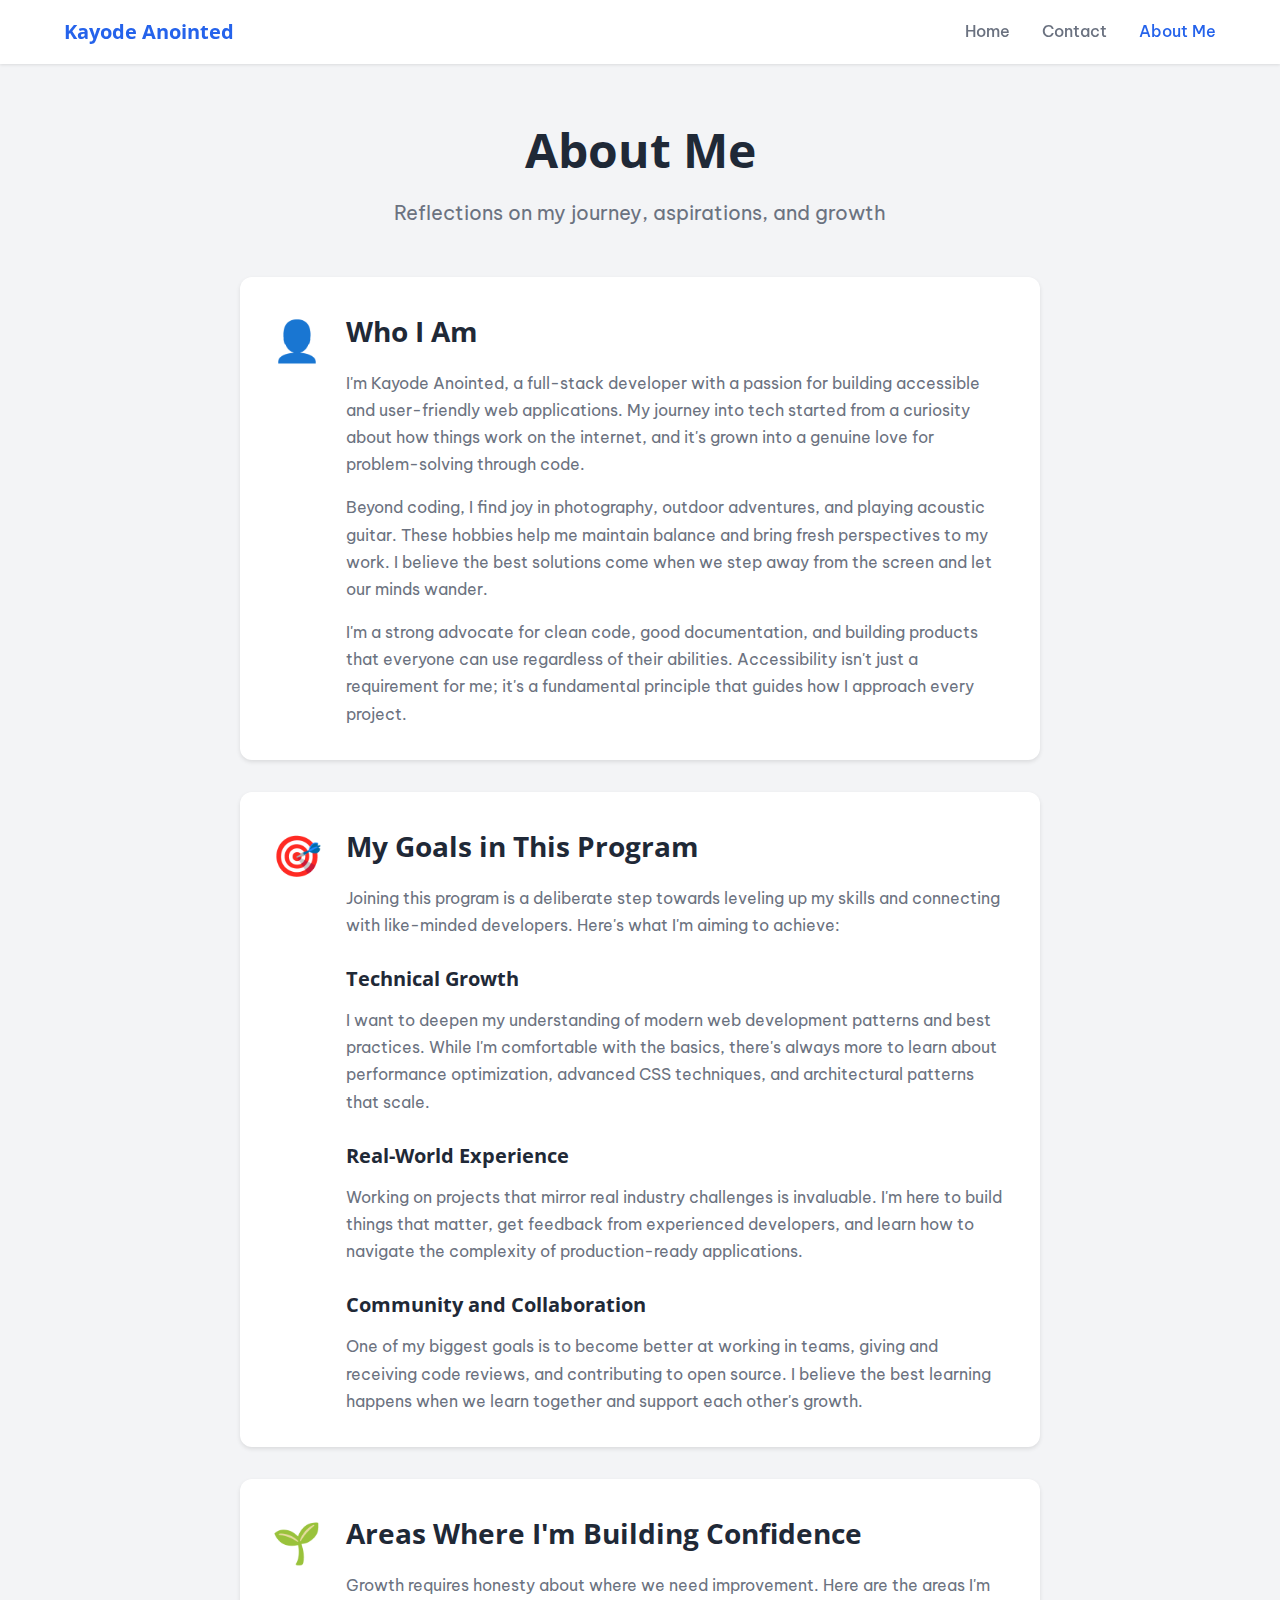
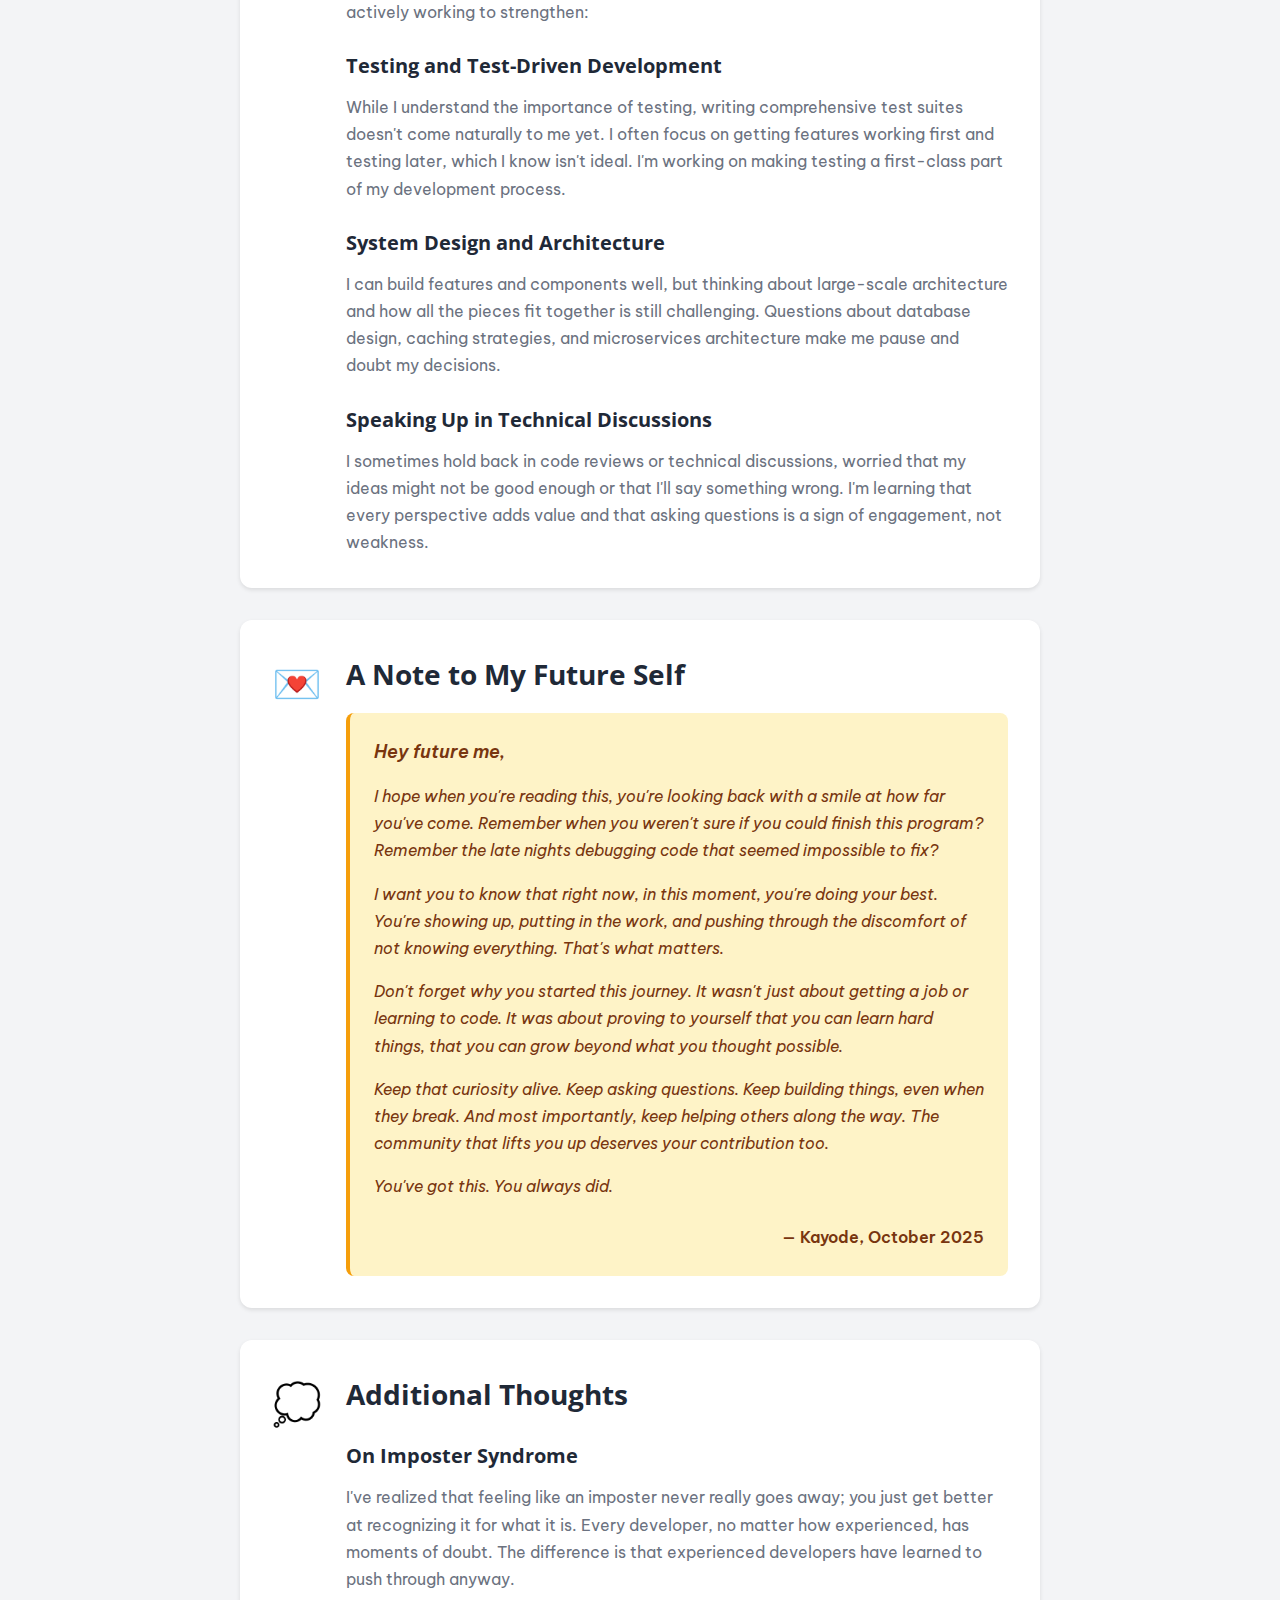
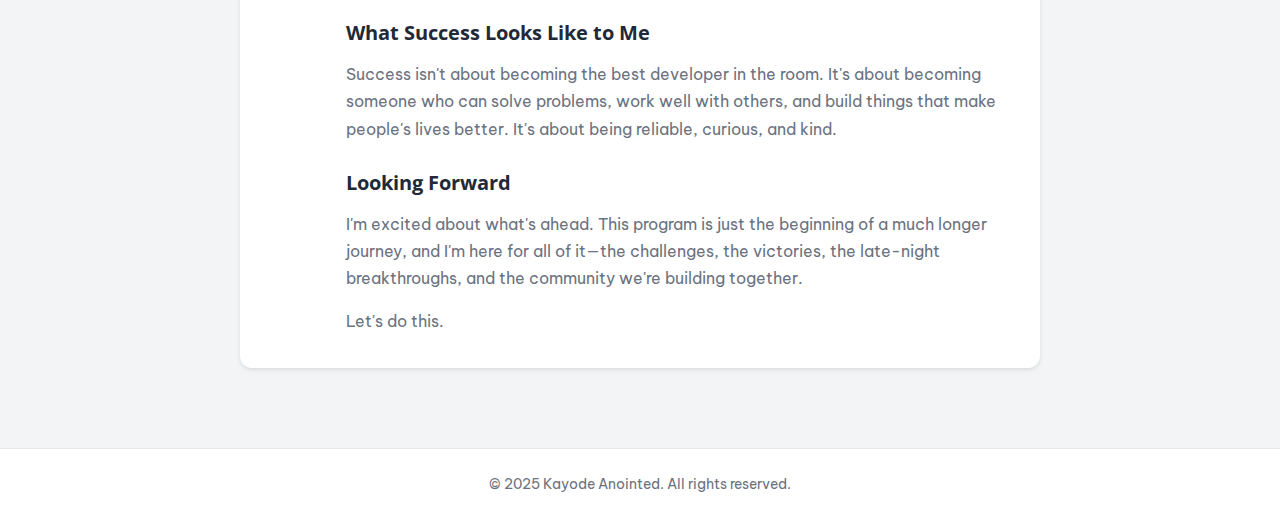
<file: About.html>
<!DOCTYPE html>
<html lang="en">
<head>
    <meta charset="UTF-8">
    <meta name="viewport" content="width=device-width, initial-scale=1.0">
    <meta name="description" content="About Kayode Anointed - My journey, goals, and reflections">
    <title>About Me - Kayode Anointed</title>
    
    <link rel="preconnect" href="https://fonts.googleapis.com">
    <link rel="preconnect" href="https://fonts.gstatic.com" crossorigin>
    <link href="https://fonts.googleapis.com/css2?family=Be+Vietnam+Pro:wght@400;500;700&family=Open+Sans:ital,wght@0,300..800;1,300..800&display=swap" rel="stylesheet">
    
    <link rel="stylesheet" href="./styles/about.css">
</head>
<body>
    <nav class="main-nav" role="navigation" aria-label="Main navigation">
        <div class="nav-container">
            <a href="index.html" class="nav-logo">Kayode Anointed</a>
            <ul class="nav-links">
                <li><a href="index.html">Home</a></li>
                <li><a href="contact.html">Contact</a></li>
                <li><a href="about.html" class="active" aria-current="page">About Me</a></li>
            </ul>
        </div>
    </nav>

    <main class="about-main" data-testid="test-about-page">
        <div class="about-container">
            <header class="about-header">
                <h1>About Me</h1>
                <p class="subtitle">Reflections on my journey, aspirations, and growth</p>
            </header>

            <!-- Bio Section -->
            <section class="about-section" data-testid="test-about-bio" aria-labelledby="bio-heading">
                <div class="section-icon" aria-hidden="true">👤</div>
                <div class="section-content">
                    <h2 id="bio-heading">Who I Am</h2>
                    <p>
                        I'm Kayode Anointed, a full-stack developer with a passion for building accessible and 
                        user-friendly web applications. My journey into tech started from a curiosity about how 
                        things work on the internet, and it's grown into a genuine love for problem-solving through code.
                    </p>
                    <p>
                        Beyond coding, I find joy in photography, outdoor adventures, and playing acoustic guitar. 
                        These hobbies help me maintain balance and bring fresh perspectives to my work. I believe 
                        the best solutions come when we step away from the screen and let our minds wander.
                    </p>
                    <p>
                        I'm a strong advocate for clean code, good documentation, and building products that 
                        everyone can use regardless of their abilities. Accessibility isn't just a requirement 
                        for me; it's a fundamental principle that guides how I approach every project.
                    </p>
                </div>
            </section>

            <!-- Goals Section -->
            <section class="about-section" data-testid="test-about-goals" aria-labelledby="goals-heading">
                <div class="section-icon" aria-hidden="true">🎯</div>
                <div class="section-content">
                    <h2 id="goals-heading">My Goals in This Program</h2>
                    <p>
                        Joining this program is a deliberate step towards leveling up my skills and connecting 
                        with like-minded developers. Here's what I'm aiming to achieve:
                    </p>
                    <h3>Technical Growth</h3>
                    <p>
                        I want to deepen my understanding of modern web development patterns and best practices. 
                        While I'm comfortable with the basics, there's always more to learn about performance 
                        optimization, advanced CSS techniques, and architectural patterns that scale.
                    </p>
                    <h3>Real-World Experience</h3>
                    <p>
                        Working on projects that mirror real industry challenges is invaluable. I'm here to build 
                        things that matter, get feedback from experienced developers, and learn how to navigate 
                        the complexity of production-ready applications.
                    </p>
                    <h3>Community and Collaboration</h3>
                    <p>
                        One of my biggest goals is to become better at working in teams, giving and receiving 
                        code reviews, and contributing to open source. I believe the best learning happens when 
                        we learn together and support each other's growth.
                    </p>
                </div>
            </section>

            <!-- Confidence Section -->
            <section class="about-section" data-testid="test-about-confidence" aria-labelledby="confidence-heading">
                <div class="section-icon" aria-hidden="true">🌱</div>
                <div class="section-content">
                    <h2 id="confidence-heading">Areas Where I'm Building Confidence</h2>
                    <p>
                        Growth requires honesty about where we need improvement. Here are the areas I'm actively 
                        working to strengthen:
                    </p>
                    <h3>Testing and Test-Driven Development</h3>
                    <p>
                        While I understand the importance of testing, writing comprehensive test suites doesn't 
                        come naturally to me yet. I often focus on getting features working first and testing 
                        later, which I know isn't ideal. I'm working on making testing a first-class part of 
                        my development process.
                    </p>
                    <h3>System Design and Architecture</h3>
                    <p>
                        I can build features and components well, but thinking about large-scale architecture 
                        and how all the pieces fit together is still challenging. Questions about database 
                        design, caching strategies, and microservices architecture make me pause and doubt 
                        my decisions.
                    </p>
                    <h3>Speaking Up in Technical Discussions</h3>
                    <p>
                        I sometimes hold back in code reviews or technical discussions, worried that my ideas 
                        might not be good enough or that I'll say something wrong. I'm learning that every 
                        perspective adds value and that asking questions is a sign of engagement, not weakness.
                    </p>
                </div>
            </section>

            <!-- Future Note Section -->
            <section class="about-section" data-testid="test-about-future-note" aria-labelledby="future-heading">
                <div class="section-icon" aria-hidden="true">💌</div>
                <div class="section-content">
                    <h2 id="future-heading">A Note to My Future Self</h2>
                    <div class="future-note">
                        <p>Hey future me,</p>
                        <p>
                            I hope when you're reading this, you're looking back with a smile at how far you've come. 
                            Remember when you weren't sure if you could finish this program? Remember the late nights 
                            debugging code that seemed impossible to fix?
                        </p>
                        <p>
                            I want you to know that right now, in this moment, you're doing your best. You're showing 
                            up, putting in the work, and pushing through the discomfort of not knowing everything. 
                            That's what matters.
                        </p>
                        <p>
                            Don't forget why you started this journey. It wasn't just about getting a job or learning 
                            to code. It was about proving to yourself that you can learn hard things, that you can 
                            grow beyond what you thought possible.
                        </p>
                        <p>
                            Keep that curiosity alive. Keep asking questions. Keep building things, even when they 
                            break. And most importantly, keep helping others along the way. The community that lifts 
                            you up deserves your contribution too.
                        </p>
                        <p>
                            You've got this. You always did.
                        </p>
                        <p class="signature">— Kayode, October 2025</p>
                    </div>
                </div>
            </section>

            <!-- Extra Thoughts Section -->
            <section class="about-section" data-testid="test-about-extra" aria-labelledby="extra-heading">
                <div class="section-icon" aria-hidden="true">💭</div>
                <div class="section-content">
                    <h2 id="extra-heading">Additional Thoughts</h2>
                    <h3>On Imposter Syndrome</h3>
                    <p>
                        I've realized that feeling like an imposter never really goes away; you just get better 
                        at recognizing it for what it is. Every developer, no matter how experienced, has moments 
                        of doubt. The difference is that experienced developers have learned to push through 
                        anyway.
                    </p>
                    <h3>What Success Looks Like to Me</h3>
                    <p>
                        Success isn't about becoming the best developer in the room. It's about becoming someone 
                        who can solve problems, work well with others, and build things that make people's lives 
                        better. It's about being reliable, curious, and kind.
                    </p>
                    <h3>Looking Forward</h3>
                    <p>
                        I'm excited about what's ahead. This program is just the beginning of a much longer 
                        journey, and I'm here for all of it—the challenges, the victories, the late-night 
                        breakthroughs, and the community we're building together.
                    </p>
                    <p>
                        Let's do this.
                    </p>
                </div>
            </section>
        </div>
    </main>

    <footer class="about-footer">
        <p>&copy; 2025 Kayode Anointed. All rights reserved.</p>
    </footer>
</body>
</html>
</file>
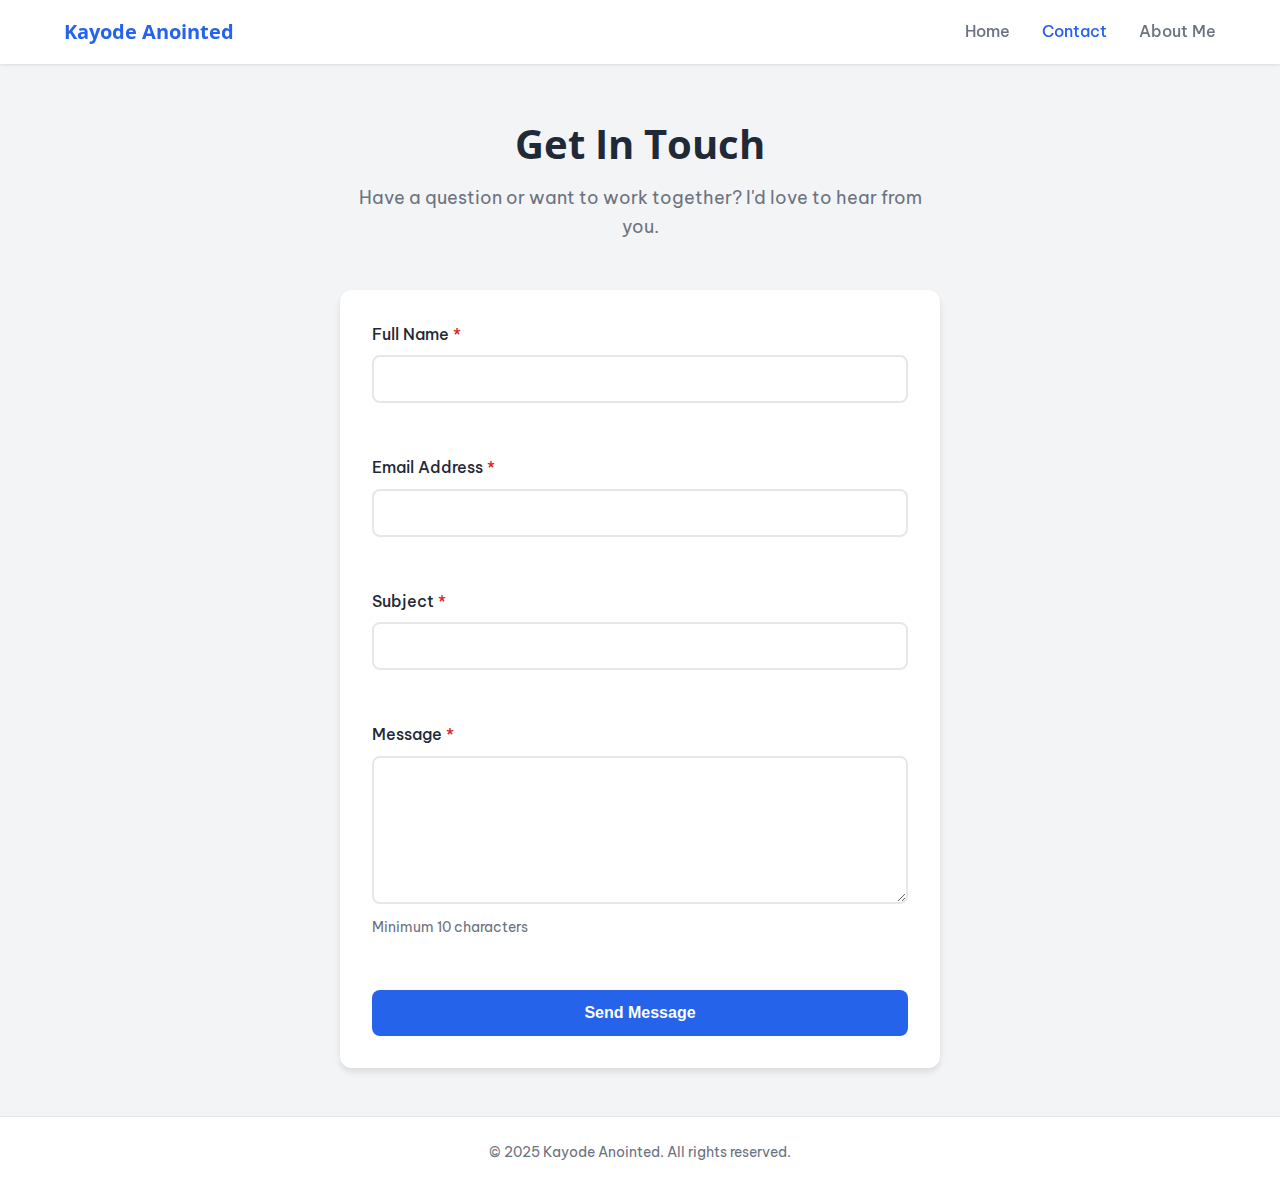
<file: contact.html>
<!DOCTYPE html>
<html lang="en">
<head>
    <meta charset="UTF-8">
    <meta name="viewport" content="width=device-width, initial-scale=1.0">
    <meta name="description" content="Contact Kayode Anointed - Get in touch">
    <title>Contact Us - Kayode Anointed</title>
    
    <link rel="preconnect" href="https://fonts.googleapis.com">
    <link rel="preconnect" href="https://fonts.gstatic.com" crossorigin>
    <link href="https://fonts.googleapis.com/css2?family=Be+Vietnam+Pro:wght@400;500;700&family=Open+Sans:ital,wght@0,300..800;1,300..800&display=swap" rel="stylesheet">
    
    <link rel="stylesheet" href="./styles/contact.css">
</head>
<body>
    <nav class="main-nav" role="navigation" aria-label="Main navigation">
        <div class="nav-container">
            <a href="index.html" class="nav-logo">Kayode Anointed</a>
            <ul class="nav-links">
                <li><a href="index.html">Home</a></li>
                <li><a href="contact.html" class="active" aria-current="page">Contact</a></li>
                <li><a href="about.html">About Me</a></li>
            </ul>
        </div>
    </nav>

    <main class="contact-main">
        <div class="contact-container">
            <header class="contact-header">
                <h1>Get In Touch</h1>
                <p>Have a question or want to work together? I'd love to hear from you.</p>
            </header>

            <form class="contact-form" id="contactForm" novalidate aria-labelledby="form-heading">
                <h2 id="form-heading" class="sr-only">Contact Form</h2>

                <!-- Success Message -->
                <div 
                    class="success-message" 
                    id="successMessage" 
                    data-testid="test-contact-success" 
                    role="alert" 
                    aria-live="polite"
                    style="display: none;"
                >
                    <svg class="success-icon" width="24" height="24" viewBox="0 0 24 24" fill="none" stroke="currentColor" aria-hidden="true">
                        <path stroke-linecap="round" stroke-linejoin="round" stroke-width="2" d="M9 12l2 2 4-4m6 2a9 9 0 11-18 0 9 9 0 0118 0z" />
                    </svg>
                    <div>
                        <strong>Message sent successfully!</strong>
                        <p>Thank you for reaching out. I'll get back to you as soon as possible.</p>
                    </div>
                </div>

                <!-- Full Name Field -->
                <div class="form-group">
                    <label for="contactName" class="form-label">
                        Full Name <span class="required" aria-label="required">*</span>
                    </label>
                    <input 
                        type="text" 
                        id="contactName" 
                        name="name" 
                        class="form-input"
                        data-testid="test-contact-name"
                        aria-required="true"
                        aria-describedby="nameError"
                        autocomplete="name"
                    >
                    <span 
                        class="error-message" 
                        id="nameError" 
                        data-testid="test-contact-error-name"
                        role="alert"
                    ></span>
                </div>

                <!-- Email Field -->
                <div class="form-group">
                    <label for="contactEmail" class="form-label">
                        Email Address <span class="required" aria-label="required">*</span>
                    </label>
                    <input 
                        type="email" 
                        id="contactEmail" 
                        name="email" 
                        class="form-input"
                        data-testid="test-contact-email"
                        aria-required="true"
                        aria-describedby="emailError"
                        autocomplete="email"
                    >
                    <span 
                        class="error-message" 
                        id="emailError" 
                        data-testid="test-contact-error-email"
                        role="alert"
                    ></span>
                </div>

                <!-- Subject Field -->
                <div class="form-group">
                    <label for="contactSubject" class="form-label">
                        Subject <span class="required" aria-label="required">*</span>
                    </label>
                    <input 
                        type="text" 
                        id="contactSubject" 
                        name="subject" 
                        class="form-input"
                        data-testid="test-contact-subject"
                        aria-required="true"
                        aria-describedby="subjectError"
                    >
                    <span 
                        class="error-message" 
                        id="subjectError" 
                        data-testid="test-contact-error-subject"
                        role="alert"
                    ></span>
                </div>

                <!-- Message Field -->
                <div class="form-group">
                    <label for="contactMessage" class="form-label">
                        Message <span class="required" aria-label="required">*</span>
                    </label>
                    <textarea 
                        id="contactMessage" 
                        name="message" 
                        class="form-textarea"
                        data-testid="test-contact-message"
                        aria-required="true"
                        aria-describedby="messageError messageHelp"
                        rows="6"
                    ></textarea>
                    <span class="help-text" id="messageHelp">Minimum 10 characters</span>
                    <span 
                        class="error-message" 
                        id="messageError" 
                        data-testid="test-contact-error-message"
                        role="alert"
                    ></span>
                </div>

                <!-- Submit Button -->
                <button 
                    type="submit" 
                    class="submit-button"
                    data-testid="test-contact-submit"
                >
                    Send Message
                </button>
            </form>
        </div>
    </main>

    <footer class="contact-footer">
        <p>&copy; 2025 Kayode Anointed. All rights reserved.</p>
    </footer>

    <script>
        // Get form and elements
        const form = document.getElementById('contactForm');
        const successMessage = document.getElementById('successMessage');
        
        // Form fields
        const nameInput = document.getElementById('contactName');
        const emailInput = document.getElementById('contactEmail');
        const subjectInput = document.getElementById('contactSubject');
        const messageInput = document.getElementById('contactMessage');
        
        // Error message elements
        const nameError = document.getElementById('nameError');
        const emailError = document.getElementById('emailError');
        const subjectError = document.getElementById('subjectError');
        const messageError = document.getElementById('messageError');

        /**
         * Validates a required text field
         */
        function validateRequired(input, errorElement, fieldName) {
            const value = input.value.trim();
            
            if (!value) {
                showError(input, errorElement, `${fieldName} is required`);
                return false;
            }
            
            clearError(input, errorElement);
            return true;
        }

        /**
         * Validates email format
         */
        function validateEmail(input, errorElement) {
            const value = input.value.trim();
            const emailRegex = /^[^\s@]+@[^\s@]+\.[^\s@]+$/;
            
            if (!value) {
                showError(input, errorElement, 'Email is required');
                return false;
            }
            
            if (!emailRegex.test(value)) {
                showError(input, errorElement, 'Please enter a valid email address');
                return false;
            }
            
            clearError(input, errorElement);
            return true;
        }

        /**
         * Validates message length
         */
        function validateMessage(input, errorElement) {
            const value = input.value.trim();
            
            if (!value) {
                showError(input, errorElement, 'Message is required');
                return false;
            }
            
            if (value.length < 10) {
                showError(input, errorElement, 'Message must be at least 10 characters');
                return false;
            }
            
            clearError(input, errorElement);
            return true;
        }

        /**
         * Shows error message and applies error styling
         */
        function showError(input, errorElement, message) {
            errorElement.textContent = message;
            input.classList.add('error');
            input.setAttribute('aria-invalid', 'true');
        }

        /**
         * Clears error message and styling
         */
        function clearError(input, errorElement) {
            errorElement.textContent = '';
            input.classList.remove('error');
            input.setAttribute('aria-invalid', 'false');
        }

        /**
         * Real-time validation on input blur
         */
        nameInput.addEventListener('blur', () => {
            validateRequired(nameInput, nameError, 'Full name');
        });

        emailInput.addEventListener('blur', () => {
            validateEmail(emailInput, emailError);
        });

        subjectInput.addEventListener('blur', () => {
            validateRequired(subjectInput, subjectError, 'Subject');
        });

        messageInput.addEventListener('blur', () => {
            validateMessage(messageInput, messageError);
        });

        /**
         * Clear errors on input
         */
        [nameInput, emailInput, subjectInput, messageInput].forEach(input => {
            input.addEventListener('input', () => {
                if (input.classList.contains('error')) {
                    const errorElement = document.getElementById(input.getAttribute('aria-describedby').split(' ')[0]);
                    clearError(input, errorElement);
                }
            });
        });

        /**
         * Form submission handler
         */
        form.addEventListener('submit', (e) => {
            e.preventDefault();
            
            // Hide success message if visible
            successMessage.style.display = 'none';
            
            // Validate all fields
            const isNameValid = validateRequired(nameInput, nameError, 'Full name');
            const isEmailValid = validateEmail(emailInput, emailError);
            const isSubjectValid = validateRequired(subjectInput, subjectError, 'Subject');
            const isMessageValid = validateMessage(messageInput, messageError);
            
            // Check if all validations passed
            if (isNameValid && isEmailValid && isSubjectValid && isMessageValid) {
                // Show success message
                successMessage.style.display = 'flex';
                
                // Reset form
                form.reset();
                
                // Scroll to success message
                successMessage.scrollIntoView({ behavior: 'smooth', block: 'nearest' });
                
                // Focus on success message for screen readers
                successMessage.focus();
                
                // Optional: Hide success message after 5 seconds
                setTimeout(() => {
                    successMessage.style.display = 'none';
                }, 5000);
            } else {
                // Focus on first error
                const firstError = form.querySelector('.error');
                if (firstError) {
                    firstError.focus();
                }
            }
        });

        // Prevent default HTML5 validation
        form.setAttribute('novalidate', 'true');
    </script>
</body>
</html>
</file>
<file: styles/about.css>
/* Base Reset */
* {
    margin: 0;
    padding: 0;
    box-sizing: border-box;
}

:root {
    --primary-color: #2563eb;
    --primary-dark: #1e40af;
    --text-primary: #1f2937;
    --text-secondary: #6b7280;
    --border-color: #e5e7eb;
    --bg-body: #f3f4f6;
    --bg-card: #ffffff;
    --accent-color: #8b5cf6;
}

body {
    font-family: "Be Vietnam Pro", sans-serif;
    color: var(--text-primary);
    background-color: var(--bg-body);
    line-height: 1.6;
    min-height: 100vh;
    display: flex;
    flex-direction: column;
}

/* Navigation */
.main-nav {
    background-color: var(--bg-card);
    box-shadow: 0 1px 3px rgba(0, 0, 0, 0.1);
    position: sticky;
    top: 0;
    z-index: 100;
}

.nav-container {
    max-width: 1200px;
    margin: 0 auto;
    padding: 1rem 1.5rem;
    display: flex;
    justify-content: space-between;
    align-items: center;
}

.nav-logo {
    font-family: "Open Sans", sans-serif;
    font-size: 1.25rem;
    font-weight: 700;
    color: var(--primary-color);
    text-decoration: none;
}

.nav-links {
    display: flex;
    list-style: none;
    gap: 2rem;
}

.nav-links a {
    color: var(--text-secondary);
    text-decoration: none;
    font-weight: 500;
    transition: color 0.2s;
}

.nav-links a:hover,
.nav-links a:focus {
    color: var(--primary-color);
}

.nav-links a.active {
    color: var(--primary-color);
}

/* Main Content */
.about-main {
    flex: 1;
    padding: 3rem 1.5rem;
}

.about-container {
    max-width: 800px;
    margin: 0 auto;
}

/* Header */
.about-header {
    text-align: center;
    margin-bottom: 3rem;
}

.about-header h1 {
    font-family: "Open Sans", sans-serif;
    font-size: 3rem;
    color: var(--text-primary);
    margin-bottom: 0.5rem;
}

.subtitle {
    color: var(--text-secondary);
    font-size: 1.25rem;
}

/* About Sections */
.about-section {
    background-color: var(--bg-card);
    border-radius: 12px;
    padding: 2rem;
    margin-bottom: 2rem;
    box-shadow: 0 2px 4px rgba(0, 0, 0, 0.1);
    display: flex;
    gap: 1.5rem;
    transition: transform 0.2s, box-shadow 0.2s;
}

.about-section:hover {
    transform: translateY(-2px);
    box-shadow: 0 4px 8px rgba(0, 0, 0, 0.15);
}

.section-icon {
    font-size: 2.5rem;
    flex-shrink: 0;
}

.section-content {
    flex: 1;
}

.section-content h2 {
    font-family: "Open Sans", sans-serif;
    font-size: 1.75rem;
    color: var(--text-primary);
    margin-bottom: 1rem;
}

.section-content h3 {
    font-family: "Open Sans", sans-serif;
    font-size: 1.25rem;
    color: var(--text-primary);
    margin-top: 1.5rem;
    margin-bottom: 0.75rem;
}

.section-content p {
    color: var(--text-secondary);
    margin-bottom: 1rem;
    line-height: 1.7;
}

.section-content p:last-child {
    margin-bottom: 0;
}

/* Future Note Styling */
.future-note {
    background-color: #fef3c7;
    border-left: 4px solid #f59e0b;
    padding: 1.5rem;
    border-radius: 8px;
    font-style: italic;
}

.future-note p {
    color: #78350f;
    margin-bottom: 1rem;
}

.future-note p:first-child {
    font-weight: 600;
    font-size: 1.1rem;
}

.signature {
    text-align: right;
    font-weight: 600;
    margin-top: 1.5rem;
    font-style: normal;
}

/* Footer */
.about-footer {
    background-color: var(--bg-card);
    padding: 1.5rem;
    text-align: center;
    color: var(--text-secondary);
    font-size: 0.875rem;
    border-top: 1px solid var(--border-color);
    margin-top: auto;
}

/* Responsive Design */
@media (max-width: 768px) {
    .about-header h1 {
        font-size: 2.25rem;
    }
    
    .subtitle {
        font-size: 1.125rem;
    }
    
    .about-section {
        flex-direction: column;
        gap: 1rem;
    }
    
    .section-icon {
        font-size: 2rem;
    }
    
    .section-content h2 {
        font-size: 1.5rem;
    }
    
    .section-content h3 {
        font-size: 1.125rem;
    }
}

@media (max-width: 640px) {
    .about-main {
        padding: 2rem 1rem;
    }
    
    .about-section {
        padding: 1.5rem;
    }
    
    .nav-links {
        gap: 1rem;
    }
    
    .nav-links a {
        font-size: 0.875rem;
    }
}

@media (max-width: 480px) {
    .nav-container {
        flex-direction: column;
        gap: 1rem;
    }
    
    .about-header h1 {
        font-size: 1.875rem;
    }
    
    .subtitle {
        font-size: 1rem;
    }
    
    .section-icon {
        text-align: center;
    }
}

/* Reduced Motion */
@media (prefers-reduced-motion: reduce) {
    * {
        animation-duration: 0.01ms !important;
        animation-iteration-count: 1 !important;
        transition-duration: 0.01ms !important;
    }
    
    .about-section:hover {
        transform: none;
    }
}
</file>
<file: styles/contact.css>
/* Base Reset */
* {
    margin: 0;
    padding: 0;
    box-sizing: border-box;
}

:root {
    --primary-color: #2563eb;
    --primary-dark: #1e40af;
    --text-primary: #1f2937;
    --text-secondary: #6b7280;
    --border-color: #e5e7eb;
    --bg-body: #f3f4f6;
    --bg-card: #ffffff;
    --error-color: #dc2626;
    --success-color: #16a34a;
    --success-bg: #dcfce7;
}

body {
    font-family: "Be Vietnam Pro", sans-serif;
    color: var(--text-primary);
    background-color: var(--bg-body);
    line-height: 1.6;
    min-height: 100vh;
    display: flex;
    flex-direction: column;
}

/* Navigation */
.main-nav {
    background-color: var(--bg-card);
    box-shadow: 0 1px 3px rgba(0, 0, 0, 0.1);
    position: sticky;
    top: 0;
    z-index: 100;
}

.nav-container {
    max-width: 1200px;
    margin: 0 auto;
    padding: 1rem 1.5rem;
    display: flex;
    justify-content: space-between;
    align-items: center;
}

.nav-logo {
    font-family: "Open Sans", sans-serif;
    font-size: 1.25rem;
    font-weight: 700;
    color: var(--primary-color);
    text-decoration: none;
}

.nav-links {
    display: flex;
    list-style: none;
    gap: 2rem;
}

.nav-links a {
    color: var(--text-secondary);
    text-decoration: none;
    font-weight: 500;
    transition: color 0.2s;
}

.nav-links a:hover,
.nav-links a:focus {
    color: var(--primary-color);
}

.nav-links a.active {
    color: var(--primary-color);
}

/* Main Content */
.contact-main {
    flex: 1;
    padding: 3rem 1.5rem;
}

.contact-container {
    max-width: 600px;
    margin: 0 auto;
}

.contact-header {
    text-align: center;
    margin-bottom: 3rem;
}

.contact-header h1 {
    font-family: "Open Sans", sans-serif;
    font-size: 2.5rem;
    color: var(--text-primary);
    margin-bottom: 0.5rem;
}

.contact-header p {
    color: var(--text-secondary);
    font-size: 1.125rem;
}

/* Form Styles */
.contact-form {
    background-color: var(--bg-card);
    padding: 2rem;
    border-radius: 12px;
    box-shadow: 0 4px 6px rgba(0, 0, 0, 0.1);
}

.form-group {
    margin-bottom: 1.5rem;
}

.form-label {
    display: block;
    margin-bottom: 0.5rem;
    font-weight: 500;
    color: var(--text-primary);
}

.required {
    color: var(--error-color);
}

.form-input,
.form-textarea {
    width: 100%;
    padding: 0.75rem;
    border: 2px solid var(--border-color);
    border-radius: 8px;
    font-family: inherit;
    font-size: 1rem;
    transition: border-color 0.2s, box-shadow 0.2s;
}

.form-input:focus,
.form-textarea:focus {
    outline: none;
    border-color: var(--primary-color);
    box-shadow: 0 0 0 3px rgba(37, 99, 235, 0.1);
}

.form-input.error,
.form-textarea.error {
    border-color: var(--error-color);
}

.form-input.error:focus,
.form-textarea.error:focus {
    box-shadow: 0 0 0 3px rgba(220, 38, 38, 0.1);
}

.form-textarea {
    resize: vertical;
    min-height: 120px;
}

.help-text {
    display: block;
    margin-top: 0.25rem;
    font-size: 0.875rem;
    color: var(--text-secondary);
}

.error-message {
    display: block;
    margin-top: 0.5rem;
    font-size: 0.875rem;
    color: var(--error-color);
    min-height: 1.25rem;
}

/* Submit Button */
.submit-button {
    width: 100%;
    padding: 0.875rem;
    background-color: var(--primary-color);
    color: white;
    border: none;
    border-radius: 8px;
    font-size: 1rem;
    font-weight: 600;
    cursor: pointer;
    transition: background-color 0.2s, transform 0.1s;
}

.submit-button:hover {
    background-color: var(--primary-dark);
}

.submit-button:active {
    transform: translateY(1px);
}

.submit-button:focus {
    outline: none;
    box-shadow: 0 0 0 3px rgba(37, 99, 235, 0.3);
}

/* Success Message */
.success-message {
    display: flex;
    gap: 1rem;
    padding: 1rem;
    background-color: var(--success-bg);
    border: 1px solid var(--success-color);
    border-radius: 8px;
    margin-bottom: 1.5rem;
    color: var(--success-color);
}

.success-icon {
    flex-shrink: 0;
}

.success-message strong {
    display: block;
    margin-bottom: 0.25rem;
}

.success-message p {
    color: #166534;
    margin: 0;
}

/* Screen Reader Only */
.sr-only {
    position: absolute;
    width: 1px;
    height: 1px;
    padding: 0;
    margin: -1px;
    overflow: hidden;
    clip: rect(0, 0, 0, 0);
    white-space: nowrap;
    border-width: 0;
}

/* Footer */
.contact-footer {
    background-color: var(--bg-card);
    padding: 1.5rem;
    text-align: center;
    color: var(--text-secondary);
    font-size: 0.875rem;
    border-top: 1px solid var(--border-color);
}

/* Responsive Design */
@media (max-width: 640px) {
    .contact-header h1 {
        font-size: 2rem;
    }
    
    .contact-form {
        padding: 1.5rem;
    }
    
    .nav-links {
        gap: 1rem;
    }
    
    .nav-links a {
        font-size: 0.875rem;
    }
}

@media (max-width: 480px) {
    .nav-container {
        flex-direction: column;
        gap: 1rem;
    }
    
    .contact-main {
        padding: 2rem 1rem;
    }
    
    .contact-header h1 {
        font-size: 1.75rem;
    }
}

/* Reduced Motion */
@media (prefers-reduced-motion: reduce) {
    * {
        animation-duration: 0.01ms !important;
        animation-iteration-count: 1 !important;
        transition-duration: 0.01ms !important;
    }
}
</file>
